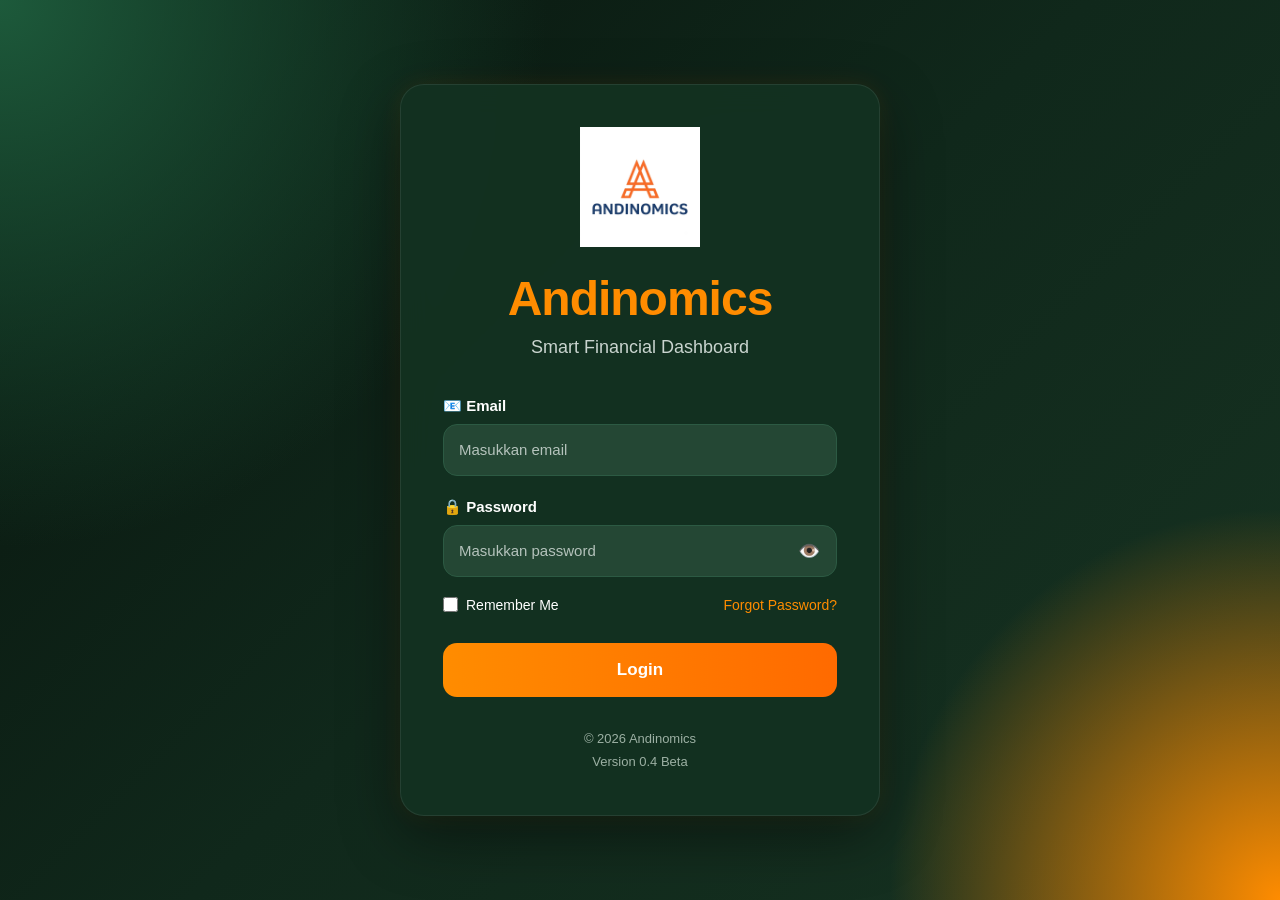
<file: login.html>
<!DOCTYPE html>
<html lang="id">

<head>

    <meta charset="UTF-8">

    <meta
        name="viewport"
        content="width=device-width, initial-scale=1.0">

    <title>Login | Andinomics</title>

    <link
        rel="stylesheet"
        href="login.css">

</head>


<body class="login-page">


    <!-- =========================================
         LOGIN CONTAINER
    ========================================== -->

    <main class="login-container">


        <!-- =====================================
             LOGIN CARD
        ====================================== -->

        <section class="login-card">


            <!-- Logo -->

            <img
                src="andinomics-logo.jpeg"
                alt="Andinomics Logo"
                class="login-logo">


            <!-- Judul -->

            <h1>Andinomics</h1>

            <p class="login-subtitle">
                Smart Financial Dashboard
            </p>


            <!-- =================================
                 LOGIN FORM
            ================================== -->

            <form
                id="loginForm"
                autocomplete="on">


                <!-- Email -->

                <div class="input-group">

                    <label for="email">
                        📧 Email
                    </label>

                    <input
                        type="email"
                        id="email"
                        name="email"
                        placeholder="Masukkan email"
                        autocomplete="email"
                        required>

                </div>


                <!-- Password -->

                <div class="input-group">

                    <label for="password">
                        🔒 Password
                    </label>


                    <div class="password-wrapper">

                        <input
                            type="password"
                            id="password"
                            name="password"
                            placeholder="Masukkan password"
                            autocomplete="current-password"
                            required>


                        <button
                            type="button"
                            id="togglePassword"
                            class="toggle-password"
                            title="Lihat Password"
                            aria-label="Lihat Password">

                            👁️

                        </button>

                    </div>

                </div>


                <!-- Pesan Login -->

                <div
                    id="loginMessage"
                    class="login-message"
                    role="alert"
                    aria-live="polite">
                </div>


                <!-- Remember Me -->

                <div class="remember">


                    <label class="remember-label">

                        <input
                            type="checkbox"
                            id="rememberMe"
                            name="rememberMe">

                        <span>
                            Remember Me
                        </span>

                    </label>


                    <a
                        href="#"
                        class="forgot-password">

                        Forgot Password?

                    </a>

                </div>


                <!-- Tombol Login -->

                <button
                    type="submit"
                    id="loginBtn"
                    class="login-button">

                    Login

                </button>


            </form>


            <!-- =================================
                 FOOTER
            ================================== -->

            <footer class="login-footer">

                <div>
                    © 2026 Andinomics
                </div>

                <div>
                    Version 0.4 Beta
                </div>

            </footer>


        </section>

    </main>


    <!-- =========================================
         JAVASCRIPT
    ========================================== -->

    <script src="auth.js"></script>

    <script src="login.js"></script>


</body>

</html>
</file>
<file: login.css>
/* ==========================================
   ANDINOMICS LOGIN
   Version : 0.4 Beta
   Sprint 4B
========================================== */


/* ==========================================
   RESET
========================================== */

* {
    margin: 0;
    padding: 0;
    box-sizing: border-box;
}


/* ==========================================
   ROOT
========================================== */

html {
    width: 100%;
    min-height: 100%;
}


/* ==========================================
   BODY
========================================== */

body.login-page {

    width: 100%;
    min-height: 100vh;
    min-height: 100dvh;

    display: flex;
    justify-content: center;
    align-items: center;

    padding: 24px;

    font-family:
        "Segoe UI",
        Tahoma,
        Geneva,
        Verdana,
        sans-serif;

    background:
        radial-gradient(
            circle at top left,
            #1d5a3b 0%,
            transparent 35%
        ),
        radial-gradient(
            circle at bottom right,
            #ff8c00 0%,
            transparent 25%
        ),
        linear-gradient(
            135deg,
            #08140d,
            #10281b,
            #173322
        );

    color: #ffffff;

    overflow-x: hidden;

}


/* ==========================================
   LOGIN CONTAINER
========================================== */

.login-container {

    width: 100%;
    max-width: 100%;

    display: flex;
    justify-content: center;
    align-items: center;

}


/* ==========================================
   LOGIN CARD
========================================== */

.login-card {

    width: 100%;
    max-width: 480px;

    padding: 42px;

    background: rgba(19, 49, 33, 0.96);

    border: 1px solid rgba(255, 255, 255, 0.08);

    border-radius: 24px;

    backdrop-filter: blur(15px);
    -webkit-backdrop-filter: blur(15px);

    box-shadow:
        0 20px 60px rgba(0, 0, 0, 0.45),
        0 0 25px rgba(255, 140, 0, 0.10);

    animation: fadeUp 0.7s ease;

}


/* ==========================================
   LOGO
========================================== */

.login-logo {

    width: 120px;
    height: auto;

    display: block;

    margin: 0 auto 24px;

    object-fit: contain;

    transition:
        transform 0.35s ease;

}


.login-logo:hover {

    transform: scale(1.05);

}


/* ==========================================
   TITLE
========================================== */

.login-card h1 {

    margin: 0 0 8px;

    text-align: center;

    color: #ff8c00;

    font-size: 48px;

    line-height: 1.15;

    font-weight: 700;

    letter-spacing: -1px;

}


/* ==========================================
   SUBTITLE
========================================== */

.login-card .login-subtitle {

    margin: 0 0 34px;

    text-align: center;

    color: #c9d4cf;

    font-size: 18px;

    line-height: 1.5;

}


/* ==========================================
   FORM
========================================== */

#loginForm {

    width: 100%;

}


/* ==========================================
   INPUT GROUP
========================================== */

.input-group {

    width: 100%;

    margin-bottom: 20px;

}


.input-group label {

    display: block;

    margin-bottom: 8px;

    color: #ffffff;

    font-size: 15px;

    font-weight: 600;

    line-height: 1.4;

}


/* ==========================================
   INPUT
========================================== */

.input-group input {

    width: 100%;

    min-width: 0;

    height: 52px;

    padding: 0 15px;

    border: 1px solid #2c5a43;

    border-radius: 14px;

    background: #244734;

    color: #ffffff;

    font-family: inherit;

    font-size: 15px;

    transition:
        border-color 0.3s ease,
        box-shadow 0.3s ease,
        background 0.3s ease;

}


.input-group input::placeholder {

    color: #b5c3bc;

    opacity: 1;

}


.input-group input:focus {

    outline: none;

    border-color: #ff8c00;

    background: #28503c;

    box-shadow:
        0 0 0 3px rgba(255, 140, 0, 0.20);

}


/* ==========================================
   PASSWORD WRAPPER
========================================== */

.password-wrapper {

    position: relative;

    width: 100%;

}


.password-wrapper input {

    padding-right: 52px;

}


/* ==========================================
   TOGGLE PASSWORD
========================================== */

.toggle-password {

    position: absolute;

    top: 50%;
    right: 10px;

    width: 36px;
    height: 36px;

    transform: translateY(-50%);

    display: flex;
    justify-content: center;
    align-items: center;

    padding: 0;

    border: none;

    border-radius: 8px;

    background: transparent;

    color: #ffffff;

    font-size: 18px;

    cursor: pointer;

    transition:
        background 0.2s ease,
        transform 0.2s ease;

}


.toggle-password:hover {

    background: rgba(255, 255, 255, 0.08);

}


.toggle-password:active {

    transform:
        translateY(-50%)
        scale(0.94);

}


/* ==========================================
   LOGIN MESSAGE
========================================== */

.login-message {

    width: 100%;

    min-height: 0;

    margin: 0;

    text-align: center;

    font-size: 14px;

    font-weight: 600;

    line-height: 1.5;

}


.login-message.success {

    margin-bottom: 15px;

    color: #2bd576;

}


.login-message.error {

    margin-bottom: 15px;

    color: #ff5b5b;

}


/* ==========================================
   REMEMBER ME
========================================== */

.remember {

    width: 100%;

    display: flex;

    justify-content: space-between;
    align-items: center;

    gap: 15px;

    margin: 15px 0 30px;

    font-size: 14px;

}


.remember-label {

    display: flex;
    align-items: center;

    gap: 8px;

    color: #ffffff;

    cursor: pointer;

    white-space: nowrap;

}


.remember-label input {

    width: 15px;
    height: 15px;

    margin: 0;

    accent-color: #ff8c00;

    cursor: pointer;

}


.remember a {

    color: #ff8c00;

    text-decoration: none;

    white-space: nowrap;

    transition:
        color 0.2s ease;

}


.remember a:hover {

    color: #ffad42;

    text-decoration: underline;

}


/* ==========================================
   LOGIN BUTTON
========================================== */

.login-button {

    width: 100%;

    height: 54px;

    padding: 0 20px;

    border: none;

    border-radius: 14px;

    background:
        linear-gradient(
            90deg,
            #ff8c00,
            #ff6a00
        );

    color: #ffffff;

    font-family: inherit;

    font-size: 17px;

    font-weight: 700;

    cursor: pointer;

    transition:
        transform 0.3s ease,
        box-shadow 0.3s ease,
        opacity 0.3s ease;

}


.login-button:hover {

    transform: translateY(-2px);

    box-shadow:
        0 12px 25px rgba(255, 140, 0, 0.35);

}


.login-button:active {

    transform: translateY(0);

}


.login-button:disabled {

    opacity: 0.65;

    cursor: not-allowed;

    transform: none;

    box-shadow: none;

}


/* ==========================================
   FOOTER
========================================== */

.login-footer {

    width: 100%;

    margin-top: 30px;

    text-align: center;

    color: #9cb0a4;

    font-size: 13px;

    line-height: 1.8;

}


/* ==========================================
   ANIMATION
========================================== */

@keyframes fadeUp {

    from {

        opacity: 0;

        transform: translateY(30px);

    }

    to {

        opacity: 1;

        transform: translateY(0);

    }

}


/* ==========================================
   TABLET
========================================== */

@media (max-width: 768px) {

    body.login-page {

        padding: 20px;

    }


    .login-card {

        max-width: 440px;

        padding: 35px;

        border-radius: 22px;

    }


    .login-logo {

        width: 105px;

    }


    .login-card h1 {

        font-size: 40px;

    }


    .login-card .login-subtitle {

        font-size: 16px;

        margin-bottom: 30px;

    }

}


/* ==========================================
   MOBILE
========================================== */

@media (max-width: 480px) {

    body.login-page {

        padding: 14px;

        align-items: center;

    }


    .login-card {

        width: 100%;

        max-width: 100%;

        padding: 28px 22px;

        border-radius: 18px;

    }


    .login-logo {

        width: 85px;

        margin-bottom: 20px;

    }


    .login-card h1 {

        font-size: 32px;

        letter-spacing: -0.5px;

    }


    .login-card .login-subtitle {

        font-size: 15px;

        margin-bottom: 27px;

    }


    .input-group {

        margin-bottom: 17px;

    }


    .input-group input {

        height: 50px;

        font-size: 15px;

    }


    .remember {

        align-items: flex-start;

        margin-top: 12px;

        margin-bottom: 25px;

    }


    .login-button {

        height: 52px;

        font-size: 16px;

    }


    .login-footer {

        margin-top: 25px;

        font-size: 12px;

    }

}


/* ==========================================
   SMALL MOBILE
========================================== */

@media (max-width: 360px) {

    body.login-page {

        padding: 10px;

    }


    .login-card {

        padding: 24px 18px;

    }


    .login-logo {

        width: 75px;

    }


    .login-card h1 {

        font-size: 29px;

    }


    .login-card .login-subtitle {

        font-size: 14px;

    }


    .remember {

        flex-direction: column;

        align-items: flex-start;

        gap: 10px;

    }

}
</file>
